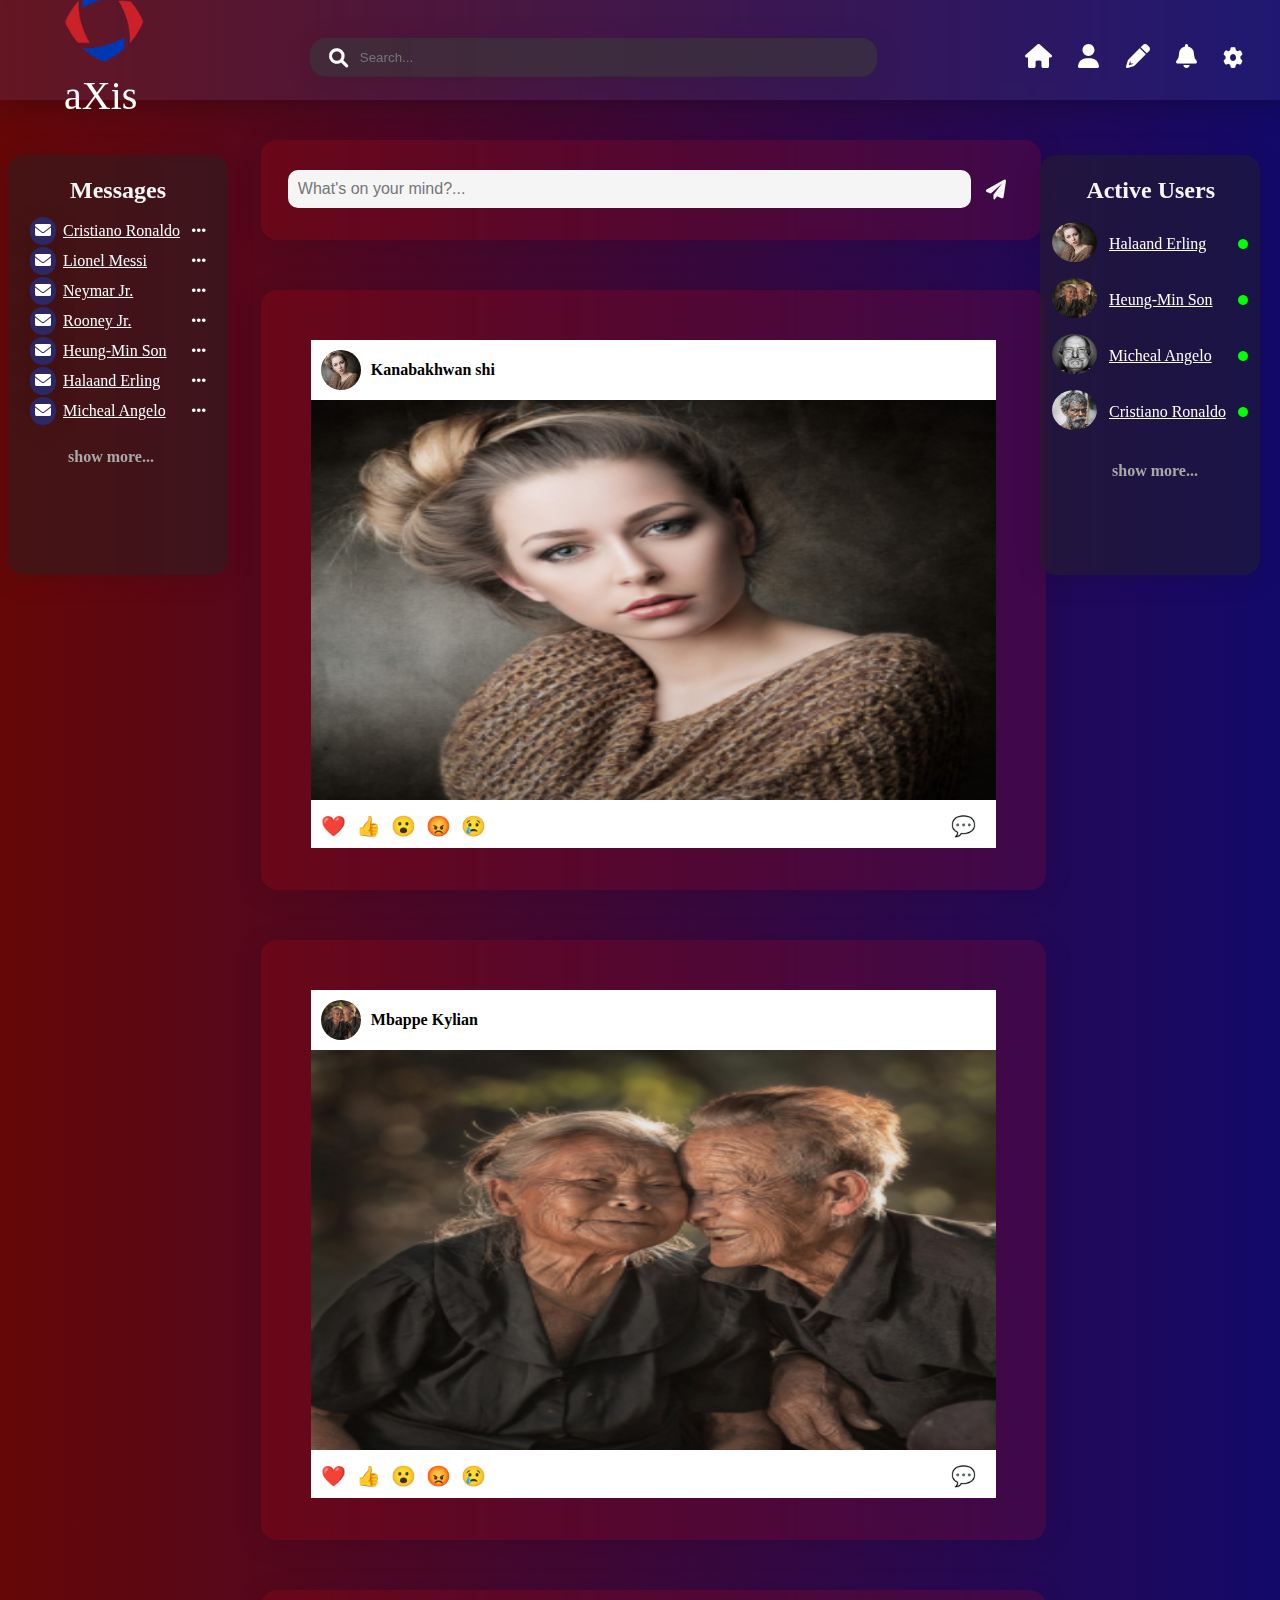
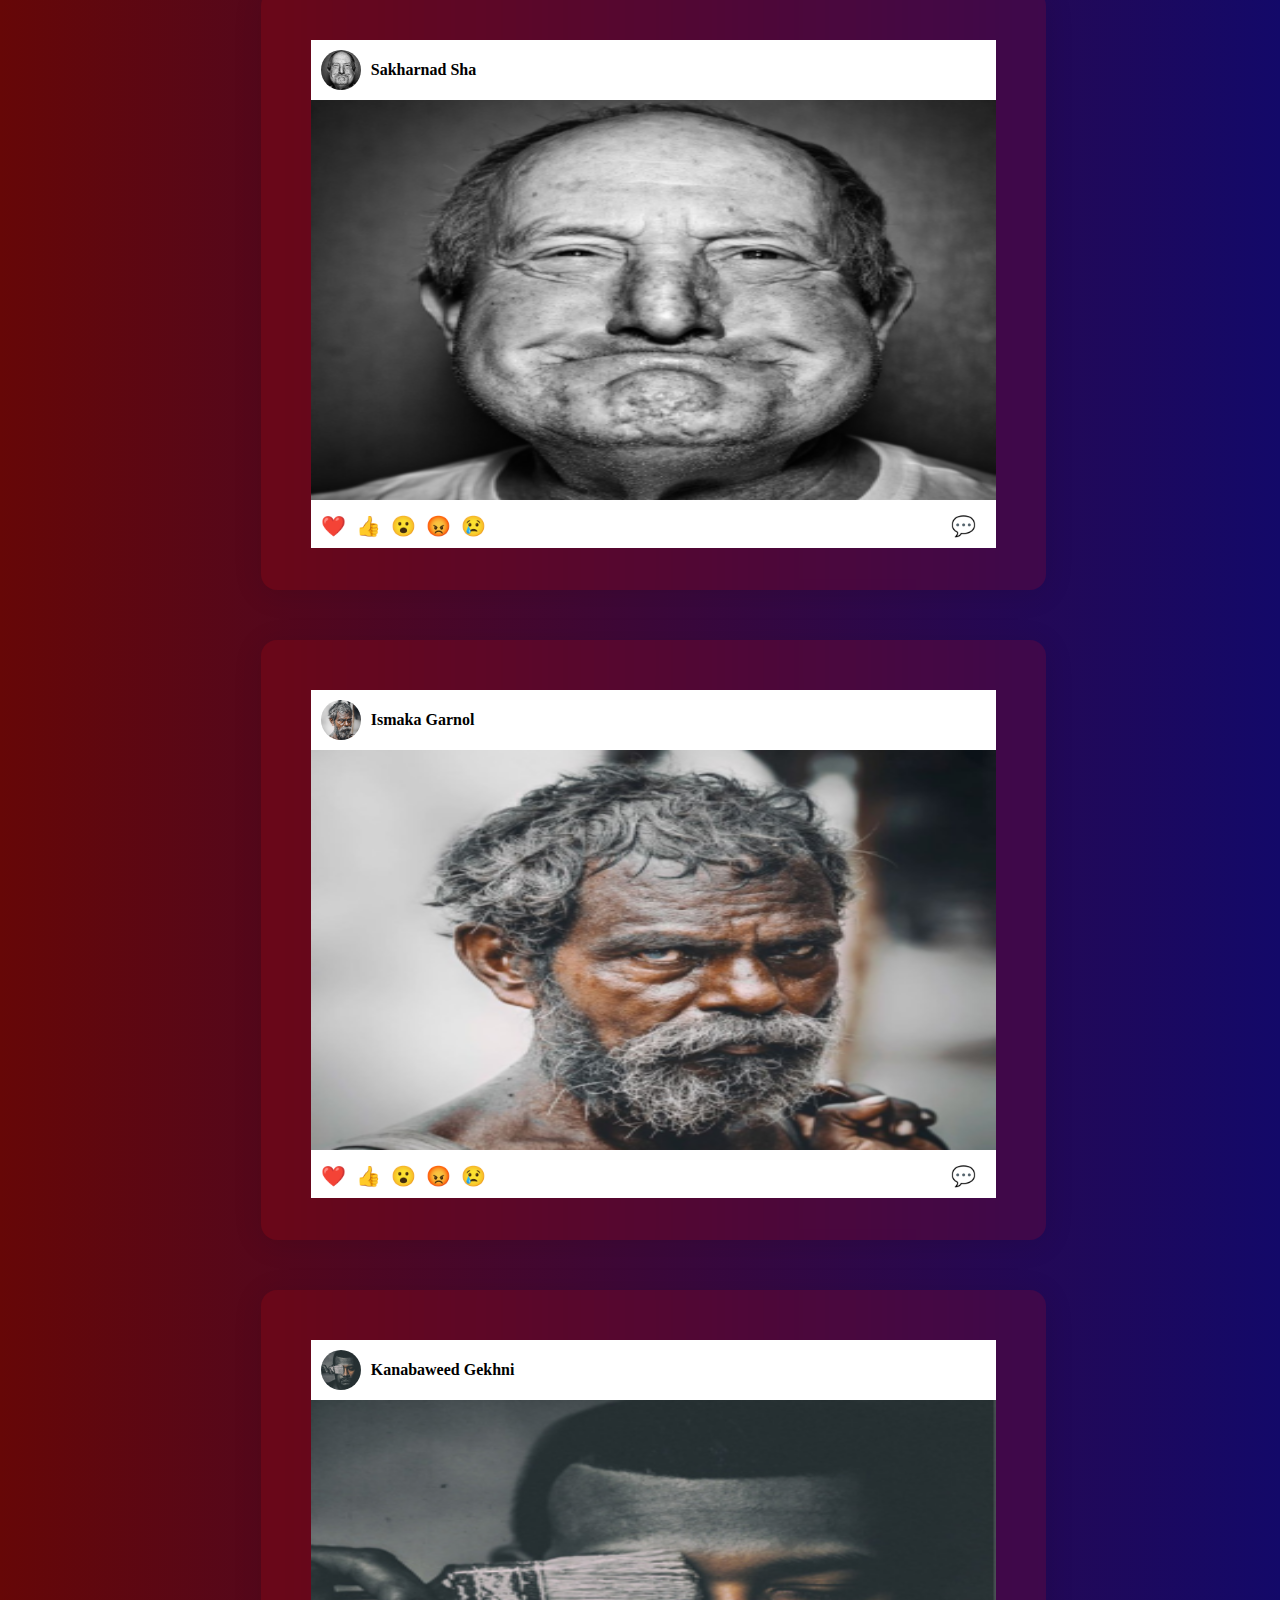
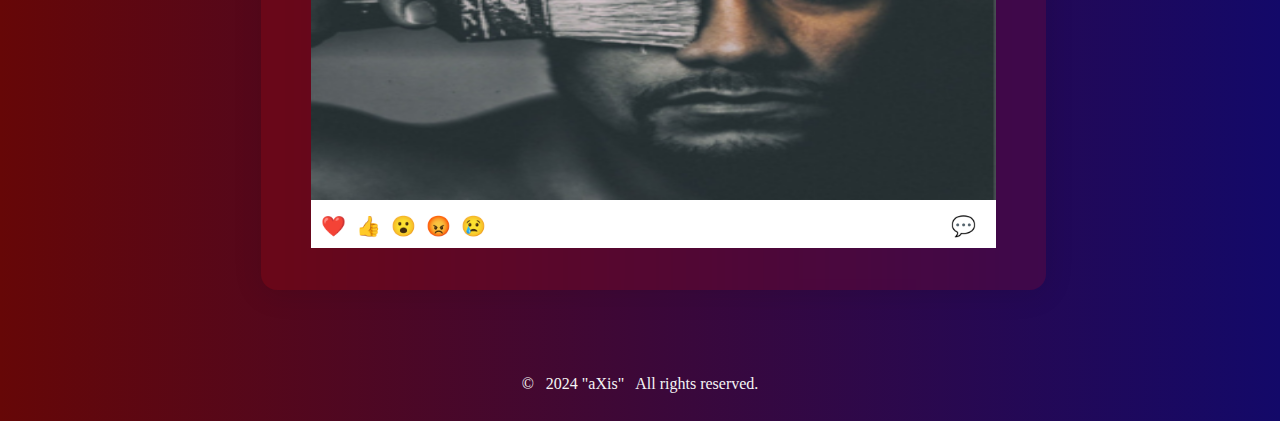
<file: AXIS WEB/index.html>
<!DOCTYPE html>
<html lang="en">
<head>
    <meta charset="UTF-8">
    <meta name="viewport" content="width=device-width, initial-scale=1.0">
    <link href="https://cdnjs.cloudflare.com/ajax/libs/font-awesome/6.0.0-beta3/css/all.min.css" rel="stylesheet">
    <link rel="icon" href="axis.png">
    <title>aXis</title>
    <link rel="stylesheet" href="style.css">
</head>
<body>
<header>
    <div class="logo"><img src="axis.png">aXis</div>
    
    <div class="searchbar">
            <i class="fa fa-search"></i>
            <input type="search" placeholder="Search...">
    </div>  
    
    <div class="nav">
            <a class="home" href="index.html"><i class="fa fa-home"></i></a>
            <a class="user" href="profile.html"><i class="fa fa-user"></i></a>
            <a class="Post" href="postDesign.html"><i class="fa fa-pencil"></i></a>
            <a class="notif" href="notif.html"><i class="fa fa-bell"></i></a> 
            <a class="set" href="#"><i class="fas fa-cog icon"></i></a>
    </div>
       
            
</header>  

    <div class="page">
        <input type="text" placeholder="What's on your mind?...">
        <a href="https://www.facebook.com/" target="_blank"></a>
        <a class="palne" href="#"><i class="fas fa-paper-plane"></i></a>
    </div>
    <div class="page1">
        <div class="post">
        <div class="post-header">
            <img src="user1.png" alt="User Avatar">
            <strong>Kanabakhwan shi</strong>
        </div>
        <img class="post-image" src="user1.png" alt="Post Image">
        <div class="post-footer">
            <div class="reactions">
                <span class="icon">❤️</span>
                <span class="icon">👍</span>
                <span class="icon">😮</span>
                <span class="icon">😡</span>
                <span class="icon">😢</span>
            </div>
            <span class="com">💬</span>
        </div>
    </div>
        
    </div>
    <div class="page1">
        <div class="post">
        <div class="post-header">
            <img src="user2.png" alt="User Avatar">
            <strong>Mbappe Kylian</strong>
        </div>
        <img class="post-image" src="user2.png" alt="Post Image">
        <div class="post-footer">
            <div class="reactions">
                <span class="icon">❤️</span>
                <span class="icon">👍</span>
                <span class="icon">😮</span>
                <span class="icon">😡</span>
                <span class="icon">😢</span>
            </div>
            <span class="com">💬</span>
        </div>
    </div>
        
    </div>
    <div class="page1">
        <div class="post">
        <div class="post-header">
            <img src="user3.png" alt="User Avatar">
            <strong>Sakharnad Sha</strong>
        </div>
        <img class="post-image" src="user3.png" alt="Post Image">
        <div class="post-footer">
            <div class="reactions">
                <span class="icon">❤️</span>
                <span class="icon">👍</span>
                <span class="icon">😮</span>
                <span class="icon">😡</span>
                <span class="icon">😢</span>
            </div>
            <span class="com">💬</span>
        </div>
    </div>
        
    </div>
    <div class="page1">
        <div class="post">
        <div class="post-header">
            <img src="user4.png" alt="User Avatar">
            <strong>Ismaka Garnol</strong>
        </div>
        <img class="post-image" src="user4.png" alt="Post Image">
        <div class="post-footer">
            <div class="reactions">
                <span class="icon">❤️</span>
                <span class="icon">👍</span>
                <span class="icon">😮</span>
                <span class="icon">😡</span>
                <span class="icon">😢</span>
            </div>
            <span class="com">💬</span>
        </div>
    </div>
        
    </div>
    <div class="page1">
        <div class="post">
        <div class="post-header">
            <img src="user5.png" alt="User Avatar">
            <strong>Kanabaweed Gekhni</strong>
        </div>
        <img class="post-image" src="user5.png" alt="Post Image">
        <div class="post-footer">
            <div class="reactions">
                <span class="icon">❤️</span>
                <span class="icon">👍</span>
                <span class="icon">😮</span>
                <span class="icon">😡</span>
                <span class="icon">😢</span>
            </div>
            <span class="com">💬</span>
        </div>
    </div>
        
    </div>
    <div class="mess">
    <h2>Messages</h2>
    <table>
        <tr class="ya">
            <td class="fafa"><i class="fa fa-envelope"></i></td>
            <td><a href="index.html"><u>Cristiano Ronaldo</u></a></td>
            <td class="oy"><a href="index.html"><i class="fas fa-ellipsis-h"></i></a></td>
        </tr>
        <tr class="ya">
            <td class="fafa"><i class="fa fa-envelope"></i></td>
            <td><a href="index.html"><u>Lionel Messi</u></a></td>
            <td class="oy"><a href="index.html"><i class="fas fa-ellipsis-h"></i></a></td>
        </tr>
        <tr class="ya">
            <td class="fafa"><i class="fa fa-envelope"></i></td>
            <td><a href="index.html"><u>Neymar Jr.</u></a></td>
            <td class="oy"><a href="index.html"><i class="fas fa-ellipsis-h"></i></a></td>
        </tr>
        <tr class="ya">
            <td class="fafa"><i class="fa fa-envelope"></i></td>
            <td><a href="index.html"><u>Rooney Jr.</u></a></td>
            <td class="oy"><a href="index.html"><i class="fas fa-ellipsis-h"></i></a></td>
        </tr>
        <tr class="ya">
            <td class="fafa"><i class="fa fa-envelope"></i></td>
            <td><a href="index.html"><u>Heung-Min Son</u></a></td>
            <td class="oy"><a href="index.html"><i class="fas fa-ellipsis-h"></i></a></td>
        </tr>
        <tr class="ya">
            <td class="fafa"><i class="fa fa-envelope"></i></td>
            <td><a href="index.html"><u>Halaand Erling</u></a></td>
            <td class="oy"><a href="index.html"><i class="fas fa-ellipsis-h"></i></a></td>
        </tr>
        <tr class="ya">
            <td class="fafa"><i class="fa fa-envelope"></i></td>
            <td><a href="index.html"><u>Micheal Angelo</u></a></td>
            <td class="oy"><a href="index.html"><i class="fas fa-ellipsis-h"></i></a></td>
        </tr>
        
        
    </table>
    <a href="index.html"><h4>show more...</h4></a>
</div> 

    <div class="active">
    <h2>Active Users</h2>
    <table>
        <tr class="jun">
            <td class="tan"><img src="user1.png"></td>
            <td><a href="index.html"><u>Halaand Erling </u></a></td>
            <td class="ih"><i class="fas fa-circle dot-icon"></i></td>
        </tr><tr class="jun">
            <td class="tan"><img src="user2.png"></td>
            <td><a href="index.html"><u>Heung-Min Son</u></a></td>
            <td class="ih"><i class="fas fa-circle dot-icon"></i></td>
        </tr><tr class="jun">
            <td class="tan"><img src="user3.png"></td>
            <td><a href="index.html"><u>Micheal Angelo</u></a></td>
            <td class="ih"><i class="fas fa-circle dot-icon"></i></td>
        </tr>
        <tr>
            <td class="tan"><img src="user4.png"></td>
            <td><a href="index.html"><u>Cristiano Ronaldo</u></a></td>
            <td class="ih"><i class="fas fa-circle dot-icon"></i></td>
        </tr>
    </table>
    <a href="index.html"><h4>&nbsp;&nbsp; show more...</h4></a>
</div>
    
<footer class="footer">
    <div class="copyright">
        &copy;  &nbsp; 2024 "aXis" &nbsp; All rights reserved.
    </div>
</footer>


</body>
</html>
</file>
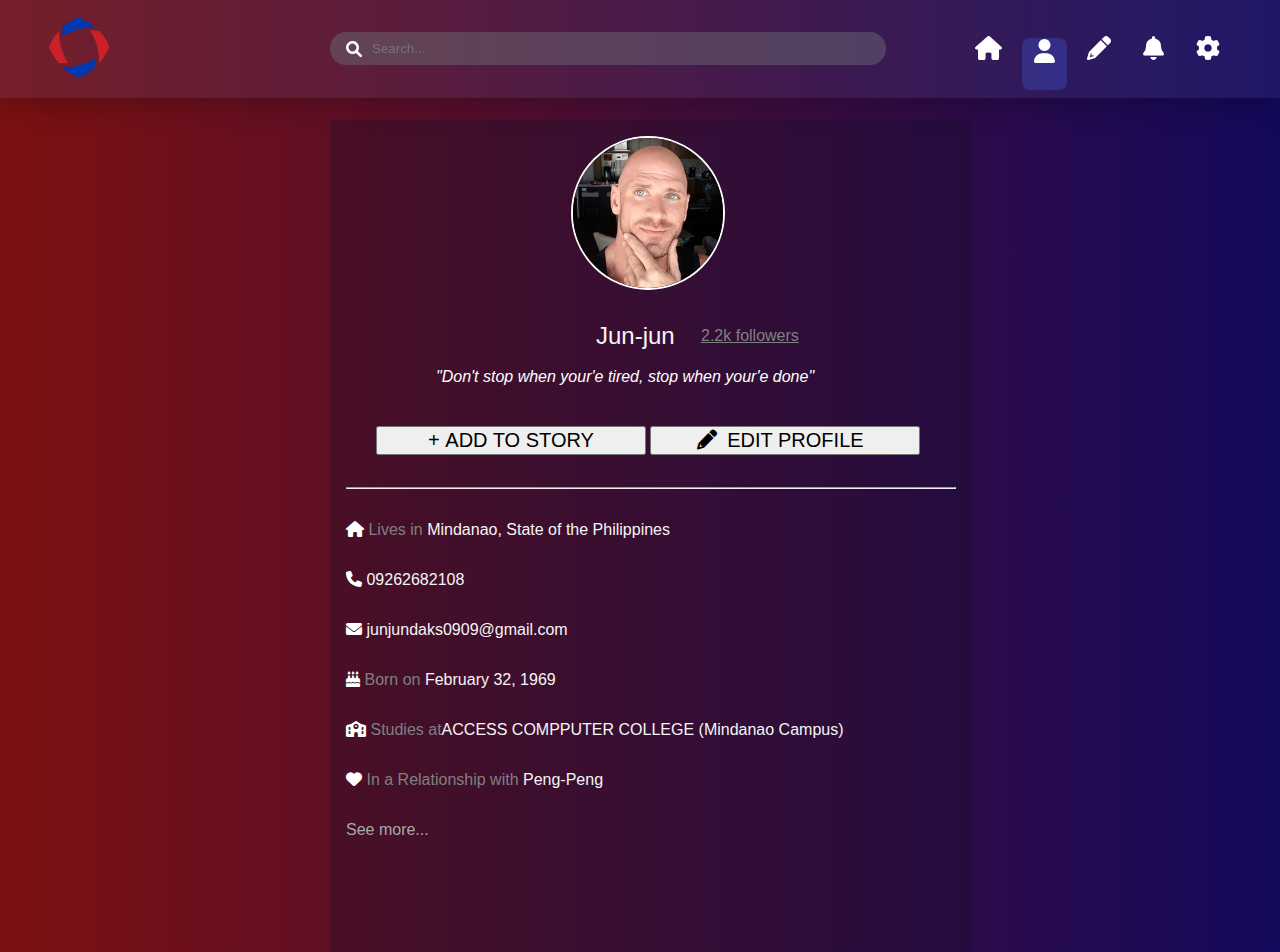
<file: profile/profile.html>
<!DOCTYPE html>
<html lang="en">
<head>
    <meta charset="UTF-8">
    <meta name="viewport" content="width=device-width, initial-scale=1.0">
    <title>aXis</title>
    <link rel="icon" href="axis.png">
    <link rel="stylesheet" href="profile.css">
    <link href="https://cdnjs.cloudflare.com/ajax/libs/font-awesome/6.0.0-beta3/css/all.min.css" rel="stylesheet">
</head>
<body>
    <!--Top Bar/Window-->
        <div class="topbar">

        <!--Logo-->
        <div class="logo">
            <img src="axis.png">
        </div>

        <!--Search Bar-->
        <div class="searchbar">
            <i class="fa fa-search"></i>
            <input type="search" placeholder="Search...">
        </div>

        <!--Icons-->
        <div class="icons">
            <a href="#home"><i class="fa fa-home"></i></a>
            <span><a href="#profile"><i class="fa fa-user"></i></a></span> 
            <a href="#post"><i class="fa fa-pencil"></i></a>
            <a href="#notif"><i class="fa fa-bell"></i></a>
            <a href="#settings"><i class="fas fa-cog icon"></i></a>
        </div>
        </div>

    <!--Notifications-->
        <div class="container">
            <img src="jun.jpg">
        <div class="first">
            <h2>Jun-jun </h2><p>2.2k followers</p>
            <i>"Don't stop when your'e tired, stop when your'e done"</i>
            <button type="button">+&nbsp;ADD TO STORY</button>
            <button type="button"><a class="poy"><i class="fa fa-pencil"></i></a>EDIT PROFILE</button>
        </div>
            <hr>  
        <div>
            <i class="fa fa-home"></i>&nbsp;<strong style="color: gray">Lives in</strong> Mindanao, State of the Philippines
        </div>
        <div>
            <i class="fa fa-phone"></i>&nbsp;09262682108
        </div>
        <div>
            <i class="fa fa-envelope"></i>&nbsp;junjundaks0909@gmail.com
        </div>
        <div>
            <i class="fa fa-cake"></i>&nbsp;<strong style="color: gray">Born on </strong>February 32, 1969
        </div>
        <div>
            <i class="fa fa-school"></i>&nbsp;<strong style="color: gray">Studies at</strong>ACCESS COMPPUTER COLLEGE (Mindanao Campus)
        </div>
        <div>
            <i class="fa fa-heart"></i>&nbsp;<strong style="color: gray">In a Relationship with </strong>Peng-Peng
        </div>
            <a href="#" style="color: darkgray">See more...</a>
        </div>
   
</body>
</html>
</file>
<file: AXIS WEB/style.css>
body{
    background: linear-gradient(to right, #660707, #130969);
}
header{
        display: flex;
        align-items: center;
        color: white;
        justify-content: space-between;
        position: fixed;
        top: 0; 
        left: 0;
        right: 0;
        background-color: rgba(91, 98, 160, 0.178);
        box-shadow: 0 4px 30px rgba(0, 0, 0, 0.274);
        backdrop-filter: blur(6.2px);
        -webkit-backdrop-filter: blur(6.2px);
        height: 100px;
        z-index: 1000;
}
h4{
    color: darkgray;
    text-decoration-line: none;
}
a{
    text-decoration-line: none;
    color: inherit;
}
table{
    margin-left: -40px;
}
.table{  
     width: 100%;
     border: collapse;
     position: absolute;
}
td{
    color: white;
    white-space: nowrap; 
    overflow: hidden;   
    padding: 5px; 
}
.fafa{
    background-color: darkgray;
    border-radius: 10px;
    background: rgba(39, 57, 180, 0.49);
    border-radius: 16px;
    box-shadow: 0 4px 30px rgba(0, 0, 0, 0.1);
    backdrop-filter: blur(5px);
    -webkit-backdrop-filter: blur(5px);
    
}
h6 {
     margin-left: auto; 
     margin-right: auto;
     font-size: 10px;
     align-items: center;
     margin-top: 100px;
}
h2{
    position: fixed;
    top: 20px;
    margin: 0;
    padding: 2px;
    border-radius: 5px; 
    color: whitesmoke;
    
}
.nav {
    position: relative;
    top: 30px;
    display: flex;
    right: 100px;
    align-items: flex-start;
    flex-direction: row;
    gap: 10px;
    color: whitesmoke;
    text-decoration: none; 
    color: inherit; 
    font-size: 1.5em;
    margin-bottom: 45px;
    
    
}

.nav a {
    text-decoration: none; 
    color: inherit; 
    padding: 5%;
}

a:hover{
    background-color: rgba(61, 71, 180, 0.467);
}
img{
    height: 2em;
    width: 2em;
}
.logo{
    margin-left: 5%;
    margin-right: 27%;
    font-size: 40px;
    object-position: left;
    margin-bottom: 0;   
}

.page{
    text-align: center;
    padding: 40px;
    height: 20px;
    background: rgba(236, 7, 7, 0.14);
    border-radius: 16px;
    box-shadow: 0 4px 30px rgba(0, 0, 0, 0.1);
    backdrop-filter: blur(4.8px);
    -webkit-backdrop-filter: blur(4.8px);
    margin-top: 140px;
    width: 700px;
    margin-left: 20%;
    margin-right: 30%;  
    
}
page{
    align-items: center;
}
.page i{
    color: whitesmoke;
    position: absolute;
    object-position: right;
    right: 25px;
    bottom: 30px;
    font-size: 20px;
    padding: 10px;
    text-decoration: none; 
    color: whitesmoke;
    
}
.page i:hover{
    background-color: rgba(236, 7, 7, 0.14);
    
}
.page input{
    outline: none;
    border: none;
    background-color: whitesmoke;
    color: black;
    width: 80%;
    position: absolute;
    right: 70px;
}   
.page1{
    text-align: center;
    padding: 50px;
    height: 500px;
    background: rgba(236, 7, 7, 0.14);
    border-radius: 16px;
    box-shadow: 0 4px 30px rgba(0, 0, 0, 0.1);
    backdrop-filter: blur(4.8px);
    -webkit-backdrop-filter: blur(4.8px);
    margin-top: 50px;
    width: 685px;
    margin-left: 20%;
    margin-right: 30%;  
}
.mess{
    padding: 60px;
    height: 300px;
    border-radius: 16px;
    background: rgba(34, 33, 33, 0.47);
    box-shadow: 0 4px 30px rgba(0, 0, 0, 0.1);
    backdrop-filter: blur(5px);
    -webkit-backdrop-filter: blur(5px);
    margin-top: 5px;
    width: 100px;
    margin-left: 0;
    margin-right: 0%;  
    position: fixed;
    top: 150px;
    
    
}
input[type="text"], textarea {
    width: 85%;
    padding: 10px; 
    margin-top: -10px; 
    object-position: center;
    border-radius: 10px; 
    font-size: 16px; 
    margin-left: -10px;
}
.searchbar{
    align-items: center;
    gap: 0.5em;
    padding: 0.5em 1em;
    border-radius: 16px;
    background: rgba(55, 48, 48, 0.62);
    border-radius: 16px;
    box-shadow: 0 4px 30px rgba(0, 0, 0, 0.1);
    backdrop-filter: blur(5px);
    -webkit-backdrop-filter: blur(5px);
    position: relative;
    top: 30px;
    display: flex;
    right: 240px;
    font-size: 1.2em;
    margin-bottom: 45px;
    
        
}
.searchbar input{
    outline: none;
    border: none;
    background-color: transparent;
    color: rgb(230, 230, 230);
    width: 500px;
}
button{
    cursor: pointer;
    background-color: #130969;
    width: 55px;
    color: aliceblue;
    border-radius: 50px;
    
}
a:hover{
    background-color: rgba(61, 71, 180, 0.467);
}

.active{
    padding: 60px;
    height: 300px;
    border-radius: 16px;
    background: rgba(34, 33, 33, 0.47);
    box-shadow: 0 4px 30px rgba(0, 0, 0, 0.1);
    backdrop-filter: blur(5px);
    -webkit-backdrop-filter: blur(5px);
    margin-top: 5px;
    width: 100px;
    margin-left: 0;
    margin-right: 0%;  
    position: fixed;
    top: 150px;
    right: 20px; 
}
.active h2{
    position: absolute;
    right: 43px;
}
.active td{
    position: relative;
    right: 15px;
    font-size: 15
}
.ih{
    color: rgb(0, 255, 0);
    font-size: 10px;
}
.active tr{
    margin-bottom: 30px;
}

.tan img{
    border-radius: 50%;
    font-size: 20px;
    width: 45px;
    cursor: pointer;
}



.post {
    background: white;
    margin-bottom: 20px;
    overflow: hidden;
            
}
.post-header {
    display: flex;
    align-items: center;
    padding: 10px;
}
.post-header img {
    border-radius: 50%;
    width: 40px;
    height: 40px;
    margin-right: 10px;
}
.post-image {
    width: 100%;
    height: 400px;
}
.post-footer {
    padding: 10px;
    display: flex;
    justify-content: space-between;
}
.reactions {
    display: flex;
    align-items: center;
}
.icon {
    margin-right: 10px;
    cursor: pointer;
    font-size: 20px;
     transition: transform 0.1s;
}
.icon:hover{
    transform: scale(2);
}
.com {
    margin-right: 10px;
    cursor: pointer;
    font-size: 20px;
    
}

.footer {
    color: whitesmoke;
    text-align: center;
    padding: 20px;
    margin-top: 50px;
}

.copyright {
    margin-top: 15px;
}
</file>
<file: profile/profile.css>
*{
    margin: 0;
    text-decoration: none;
    font-family: 'Verdana', sans-serif;
    font-weight: 500;
}
body{
    background-image: linear-gradient(to right, rgb(124, 17, 17), rgb(19, 9, 92));
}
.topbar{
    position: fixed;
    display: flex;
    justify-content: space-between;
    align-items: center;
    padding: 1em 3em;
    top: 0;
    left: 0;
    right: 0;
    background-color: rgba(91, 98, 160, 0.178);
    box-shadow: 0 4px 30px rgba(0, 0, 0, 0.274);
    backdrop-filter: blur(6.2px);
    -webkit-backdrop-filter: blur(6.2px);
    z-index: 1000;
}
.logo img{
    width: 30%;
}
.searchbar{
    display: flex;
    align-items: center;
    gap: 0.5em;
    padding: 0.5em 1em;
    border-radius: 1em;
    background-color: rgba(109, 109, 117, 0.467);
}
.container img{
    position: relative;
    left: 225px;
    width: 150px;
    height: 150px;
    border-radius: 50%;
    border: 2px solid white;
}
p{
    position: relative;
    left: 355px;
    bottom: 23px;
    color: gray;
    text-decoration-line: underline;
}
.first{
    flex-direction: row;
}
h2{
    position: relative;
    left: 250px;
}
.poy{
    position: relative;
    right: 100px;
}
push{
    margin-bottom:40px;
}
button{
    font-size:20px;
    cursor: pointer;
    margin-top: 40px;
    position: relative;
    left: 30px;
    width: 270px;
    align-items: center;
}

button i{
    color: black;
}

.first i{
    position: relative;
    left: 90px;
}
.searchbar input{
    outline: none;
    border: none;
    background-color: transparent;
    color: whitesmoke;
    width: 500px;
}
.icons{
    display: flex;
    gap: 8px;
}
.icons a{
    padding: 0.5em;
    font-size: 1.5em;
    color: whitesmoke;
}
.icons a:hover{
    background-color: rgba(61, 71, 180, 0.467);
    border-radius: 0.5em;
}
.container{
    display: flex;
    flex-direction: column;
    margin-top: 120px;
    margin-left: 330px;
    padding: 1em;
    gap: 2em;
	height: 800px;
    width: 610px;
    background-color: rgba(16, 18, 41, 0.295);
    color: whitesmoke;
	overflow-y: auto;
	overflow-x: hidden;

}
i{
    color: white;
}
span{
    position: relative;
    top: 15px;
    background-color: rgba(61, 71, 180, 0.467);
    border-radius: 0.5em;
    
}
</file>
